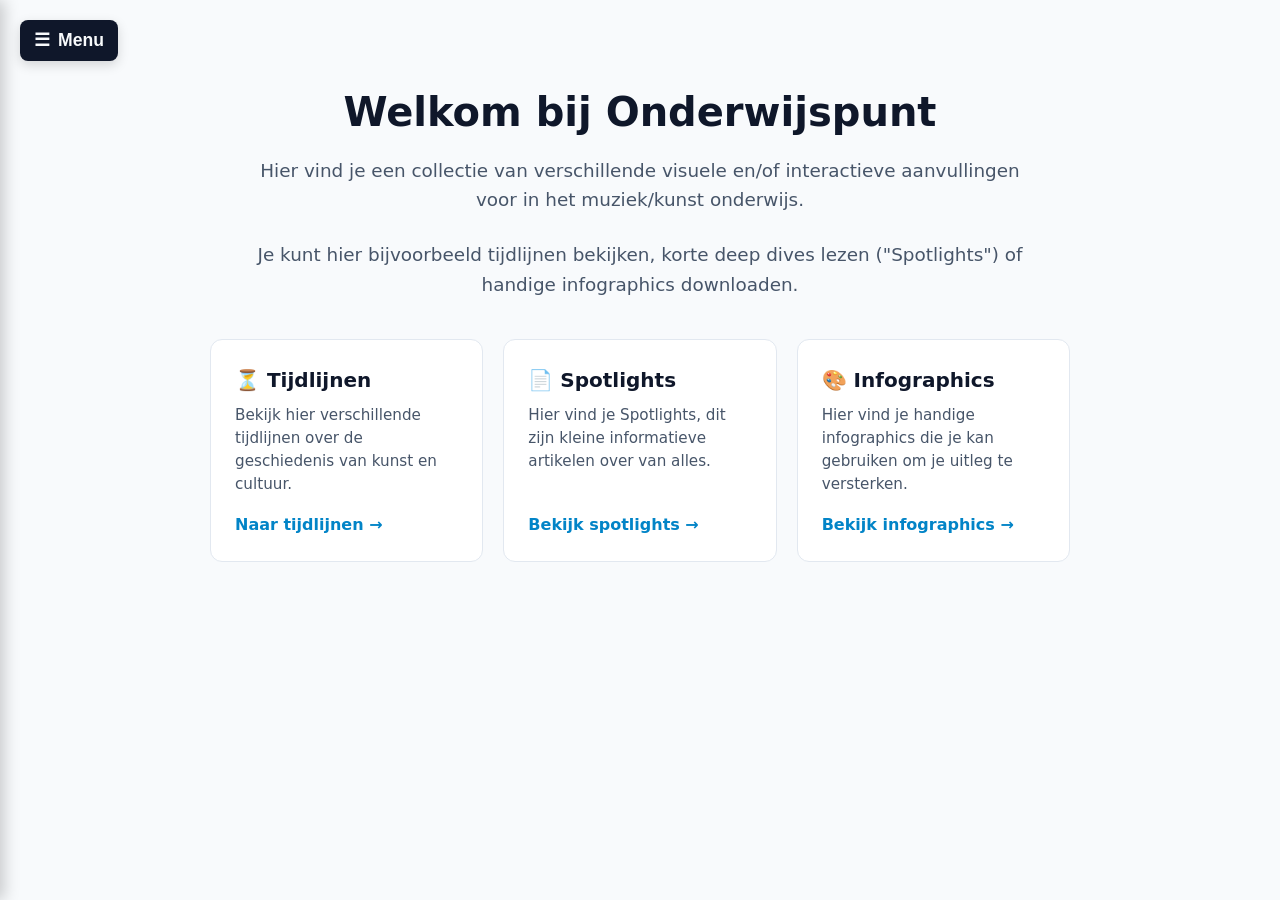
<file: index.html>
<!DOCTYPE html>
<html lang="nl">
    <head>
    <meta charset="UTF-8">
    <meta name="viewport" content="width=device-width, initial-scale=1.0">
    <title>Home - Onderwijspunt</title>
    <link rel="stylesheet" href="css/main.css">
    <style>
        /* Specifieke stijlen voor de homepagina tegels/cards */
        .hero {
        text-align: center;
        margin-bottom: 40px;
        }

        .hero h1 {
        font-size: 2.5rem;
        color: var(--text-main);
        margin-bottom: 12px;
        }

        .hero p {
        font-size: 1.15rem;
        color: var(--text-muted);
        max-width: 800px;
        margin: 0 auto;
        }

        .grid {
        display: grid;
        grid-template-columns: repeat(auto-fit, minmax(260px, 1fr));
        gap: 20px;
        margin-top: 30px;
        }

        .card {
        background-color: var(--card-bg);
        border: 1px solid #e2e8f0;
        border-radius: 12px;
        padding: 24px;
        text-decoration: none;
        color: inherit;
        transition: transform 0.2s ease, box-shadow 0.2s ease;
        display: flex;
        flex-direction: column;
        justify-content: space-between;
        }

        .card:hover {
        transform: translateY(-4px);
        box-shadow: 0 10px 20px rgba(0, 0, 0, 0.06);
        }

        .card h3 {
        font-size: 1.25rem;
        color: var(--text-main);
        margin-bottom: 8px;
        }

        .card p {
        font-size: 0.95rem;
        color: var(--text-muted);
        line-height: 1.5;
        }

        .card-link {
        margin-top: 16px;
        font-weight: 600;
        color: var(--primary);
        display: flex;
        align-items: center;
        gap: 6px;
        }
    </style>
    </head>
    <body>

    <!-- Hoofdcontent van de Homepagina -->
    <main class="page-container">
        
        <section class="hero">
        <h1>Welkom bij Onderwijspunt</h1>
        <p>Hier vind je een collectie van verschillende visuele en/of interactieve aanvullingen voor in het muziek/kunst onderwijs.</p><br>
        <p>Je kunt hier bijvoorbeeld tijdlijnen bekijken, korte deep dives lezen ("Spotlights") of handige infographics downloaden.</p>
        </section>

        <!-- Grid met snelkoppelingen naar je pagina's -->
        <section class="grid">
        
        <a href="page/tijdlijnen/" class="card">
            <div>
            <h3>⏳ Tijdlijnen</h3>
            <p>Bekijk hier verschillende tijdlijnen over de geschiedenis van kunst en cultuur.</p>
            </div>
            <span class="card-link">Naar tijdlijnen &rarr;</span>
        </a>

        <a href="#" class="card">
            <div>
            <h3>📄 Spotlights</h3>
            <p>Hier vind je Spotlights, dit zijn kleine informatieve artikelen over van alles.</p>
            </div>
            <span class="card-link">Bekijk spotlights &rarr;</span>
        </a>

        <a href="#" class="card">
            <div>
            <h3>🎨 Infographics</h3>
            <p>Hier vind je handige infographics die je kan gebruiken om je uitleg te versterken.</p>
            </div>
            <span class="card-link">Bekijk infographics &rarr;</span>
        </a>

        </section>

    </main>

    <!-- Hamburger Navigatie Script -->
    <script>
        // 1. Beheer hier centraal de links in het hamburger-menu
        const menuLinks = [
        { label: "🏠 Home", url: "index.html" },
        { label: "⏳ Tijdlijnen", url: "page/tijdlijnen/" },
        { label: "📄 Spotlights", url: "page/spotlights/" },
        { label: "🎨 Infographics", url: "page/infographics" }
        ];

        // 2. Bepaal welke pagina nu actief is (voor het markeren van de actieve link)
        const currentPath = window.location.pathname.split("/").pop() || "index.html";

        // 3. Bouw de HTML voor het menu op
        const menuItemsHTML = menuLinks.map(link => {
        const isActive = link.url === currentPath ? 'class="active"' : '';
        return `<li><a href="${link.url}" ${isActive}>${link.label}</a></li>`;
        }).join("");

        const navigationHTML = `
        <button class="menu-toggle" id="menuBtn" aria-label="Menu openen">
            ☰ <span>Menu</span>
        </button>
        <nav class="sidebar" id="sidebar">
            <h2>Onderwijs Hub</h2>
            <ul>
            ${menuItemsHTML}
            </ul>
        </nav>
        `;

        // 4. Injecteer het menu bovenaan de pagina
        document.body.insertAdjacentHTML('afterbegin', navigationHTML);

        // 5. Toggle event voor de sidebar
        const menuBtn = document.getElementById('menuBtn');
        const sidebar = document.getElementById('sidebar');

        menuBtn.addEventListener('click', () => {
        sidebar.classList.toggle('open');
        });
    </script>
    </body>
</html>
</file>
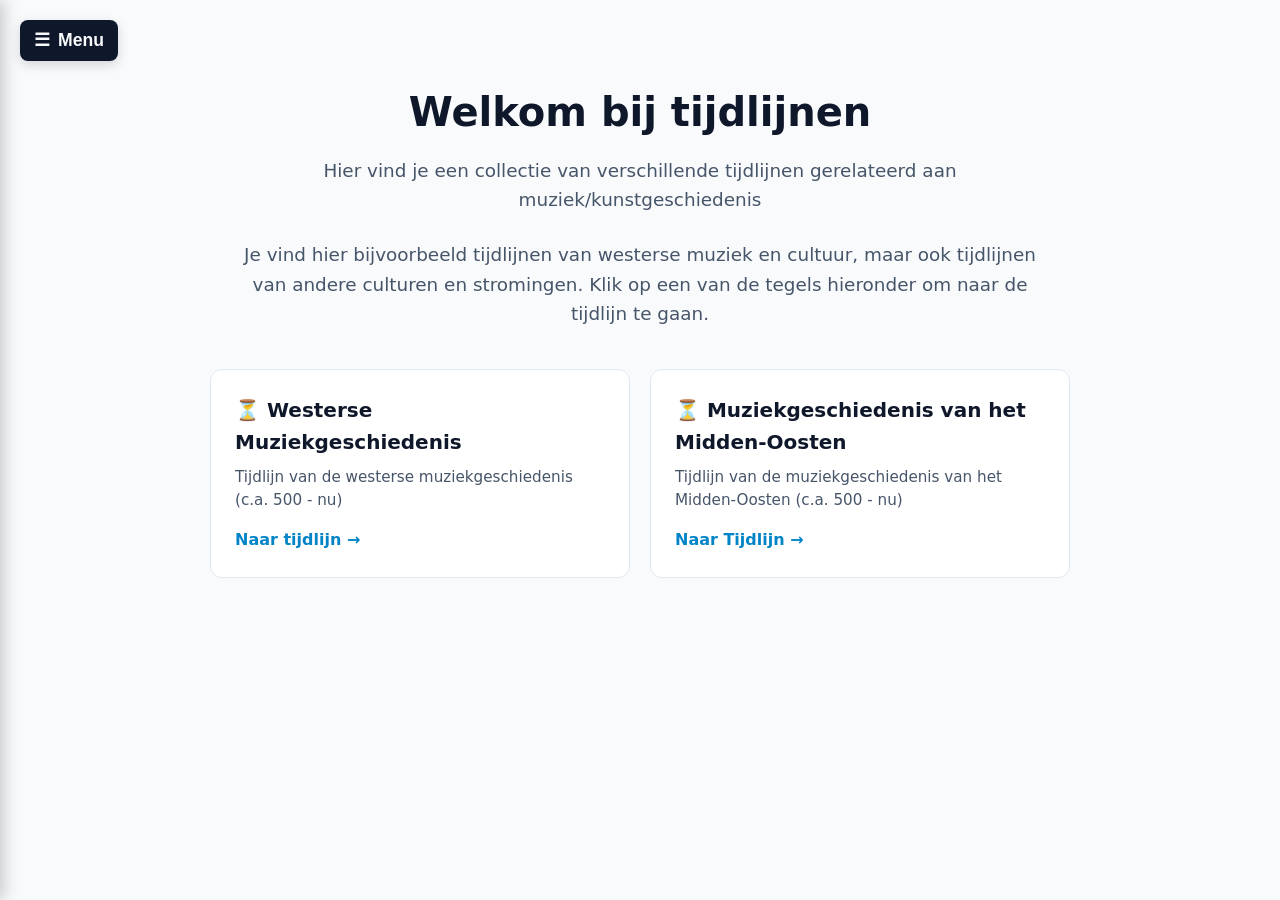
<file: page/tijdlijnen/index.html>
<!DOCTYPE html>
<html lang="nl">
    <head>
    <meta charset="UTF-8">
    <meta name="viewport" content="width=device-width, initial-scale=1.0">
    <title>Tijdlijnen - Onderwijspunt</title>
    <link rel="stylesheet" href="../../css/main.css">
    <style>
        /* Specifieke stijlen voor de homepagina tegels/cards */
        .hero {
        text-align: center;
        margin-bottom: 40px;
        }

        .hero h1 {
        font-size: 2.5rem;
        color: var(--text-main);
        margin-bottom: 12px;
        }

        .hero p {
        font-size: 1.15rem;
        color: var(--text-muted);
        max-width: 800px;
        margin: 0 auto;
        }

        .grid {
        display: grid;
        grid-template-columns: repeat(auto-fit, minmax(260px, 1fr));
        gap: 20px;
        margin-top: 30px;
        }

        .card {
        background-color: var(--card-bg);
        border: 1px solid #e2e8f0;
        border-radius: 12px;
        padding: 24px;
        text-decoration: none;
        color: inherit;
        transition: transform 0.2s ease, box-shadow 0.2s ease;
        display: flex;
        flex-direction: column;
        justify-content: space-between;
        }

        .card:hover {
        transform: translateY(-4px);
        box-shadow: 0 10px 20px rgba(0, 0, 0, 0.06);
        }

        .card h3 {
        font-size: 1.25rem;
        color: var(--text-main);
        margin-bottom: 8px;
        }

        .card p {
        font-size: 0.95rem;
        color: var(--text-muted);
        line-height: 1.5;
        }

        .card-link {
        margin-top: 16px;
        font-weight: 600;
        color: var(--primary);
        display: flex;
        align-items: center;
        gap: 6px;
        }
    </style>
    </head>
    <body>

    <!-- Hoofdcontent van de Homepagina -->
    <main class="page-container">
        
        <section class="hero">
        <h1>Welkom bij tijdlijnen</h1>
        <p>Hier vind je een collectie van verschillende tijdlijnen gerelateerd aan muziek/kunstgeschiedenis</p><br>
        <p>Je vind hier bijvoorbeeld tijdlijnen van westerse muziek en cultuur, maar ook tijdlijnen van andere culturen en stromingen. Klik op een van de tegels hieronder om naar de tijdlijn te gaan.</p>
        </section>

        <!-- Grid met snelkoppelingen naar je pagina's -->
        <section class="grid">
        
        <a href="westerse-muziekgeschiedenis.html" class="card">
            <div>
            <h3>⏳ Westerse Muziekgeschiedenis</h3>
            <p>Tijdlijn van de westerse muziekgeschiedenis (c.a. 500 - nu)</p>
            </div>
            <span class="card-link">Naar tijdlijn &rarr;</span>
        </a>

        <a href="#" class="card">
            <div>
            <h3>⏳ Muziekgeschiedenis van het Midden-Oosten</h3>
            <p>Tijdlijn van de muziekgeschiedenis van het Midden-Oosten (c.a. 500 - nu)</p>
            </div>
            <span class="card-link">Naar Tijdlijn &rarr;</span>
        </a>

        </section>

    </main>

    <!-- Hamburger Navigatie Script -->
    <script>
        // 1. Beheer hier centraal de links in het hamburger-menu
        const menuLinks = [
        { label: "🏠 Home", url: "../../index.html" },
        { label: "⏳ Tijdlijnen", url: "../tijdlijnen/" },
        { label: "📄 Spotlights", url: "../spotlights/" },
        { label: "🎨 Infographics", url: "../infographics/" }
        ];

        // 2. Bepaal welke pagina nu actief is (voor het markeren van de actieve link)
        const currentPath = window.location.pathname.split("/").pop() || "index.html";

        // 3. Bouw de HTML voor het menu op
        const menuItemsHTML = menuLinks.map(link => {
        const isActive = link.url === currentPath ? 'class="active"' : '';
        return `<li><a href="${link.url}" ${isActive}>${link.label}</a></li>`;
        }).join("");

        const navigationHTML = `
        <button class="menu-toggle" id="menuBtn" aria-label="Menu openen">
            ☰ <span>Menu</span>
        </button>
        <nav class="sidebar" id="sidebar">
            <h2>Onderwijs Hub</h2>
            <ul>
            ${menuItemsHTML}
            </ul>
        </nav>
        `;

        // 4. Injecteer het menu bovenaan de pagina
        document.body.insertAdjacentHTML('afterbegin', navigationHTML);

        // 5. Toggle event voor de sidebar
        const menuBtn = document.getElementById('menuBtn');
        const sidebar = document.getElementById('sidebar');

        menuBtn.addEventListener('click', () => {
        sidebar.classList.toggle('open');
        });
    </script>
    </body>
</html>
</file>
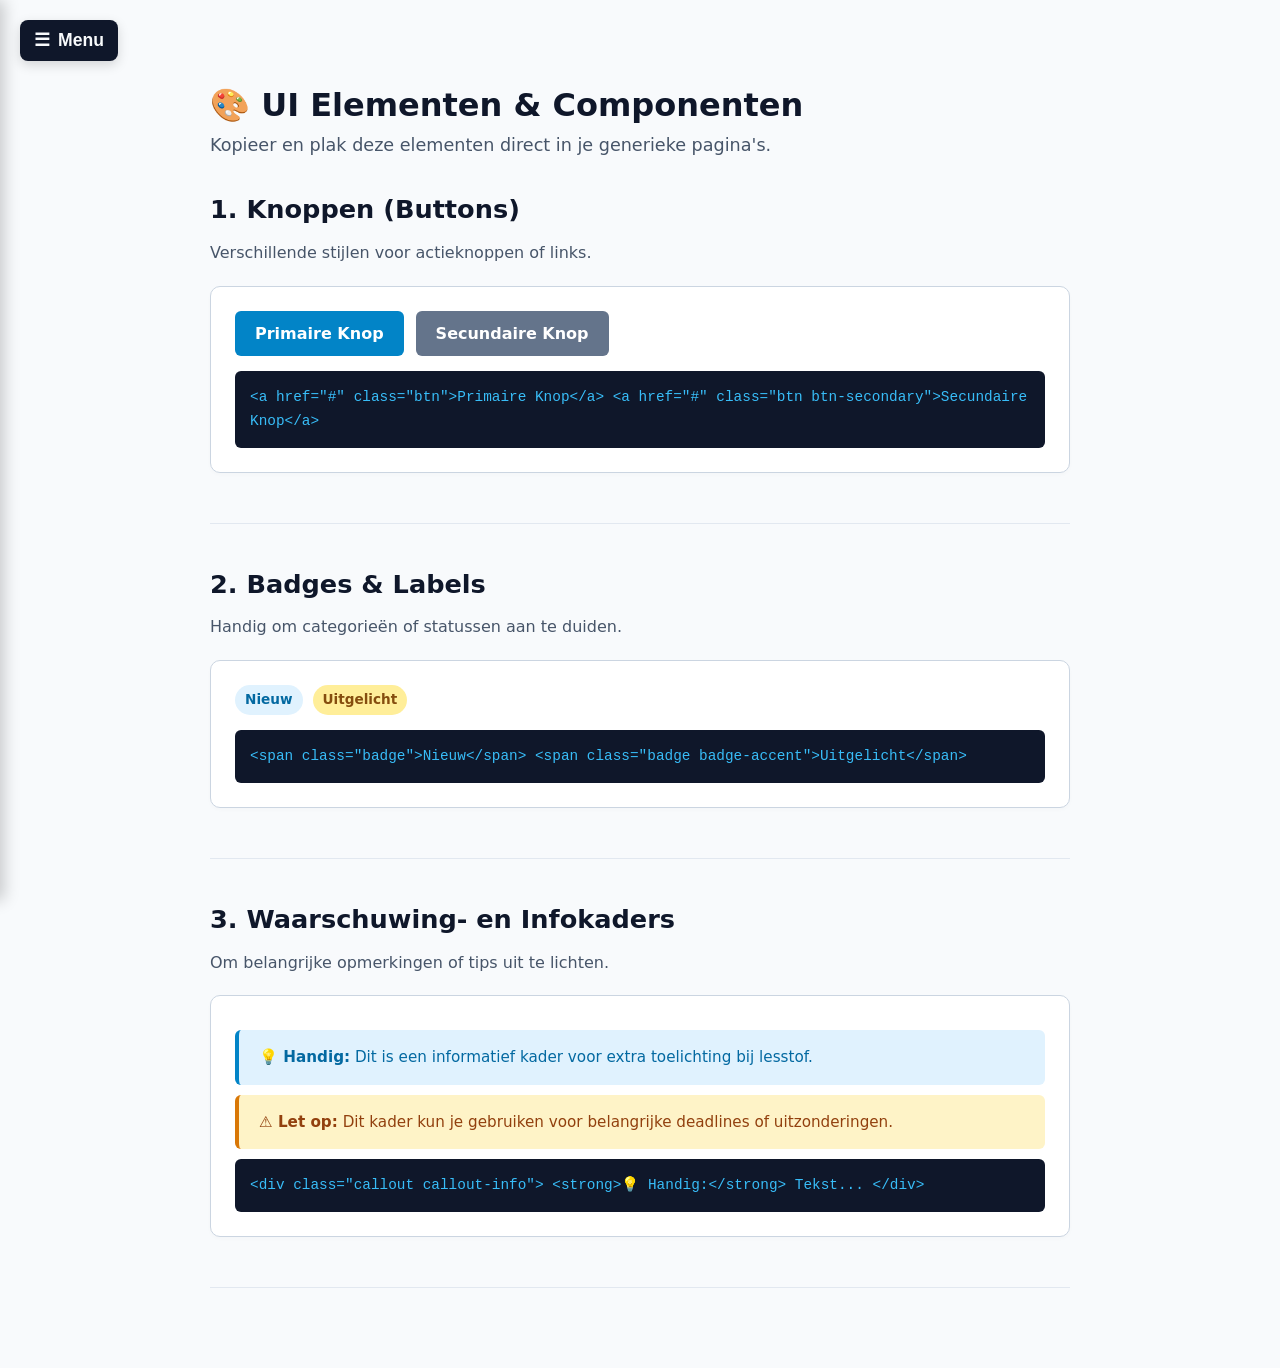
<file: elements.html>
<!DOCTYPE html>
<html lang="nl">
<head>
  <meta charset="UTF-8">
  <meta name="viewport" content="width=device-width, initial-scale=1.0">
  <title>UI Elementen - Onderwijs Hub</title>
  <link rel="stylesheet" href="css/main.css">
  <style>
    .elements-section {
      margin-bottom: 40px;
      padding-bottom: 30px;
      border-bottom: 1px solid #e2e8f0;
    }

    .elements-section h2 {
      font-size: 1.6rem;
      color: var(--text-main);
      margin-bottom: 10px;
    }

    .elements-section p.section-intro {
      color: var(--text-muted);
      margin-bottom: 20px;
    }

    .component-box {
      background-color: var(--card-bg);
      border: 1px solid #cbd5e1;
      border-radius: 10px;
      padding: 24px;
      margin-bottom: 20px;
      box-shadow: 0 2px 4px rgba(0,0,0,0.02);
    }

    /* Stijlen voor de componenten zelf die je hier demonstreert */
    .btn {
      display: inline-block;
      background-color: var(--primary);
      color: white;
      padding: 10px 20px;
      border-radius: 6px;
      text-decoration: none;
      font-weight: 600;
      border: none;
      cursor: pointer;
      transition: background 0.2s;
    }

    .btn:hover {
      background-color: var(--primary-hover);
    }

    .btn-secondary {
      background-color: #64748b;
    }
    .btn-secondary:hover {
      background-color: #475569;
    }

    .badge {
      display: inline-block;
      padding: 4px 10px;
      font-size: 0.85rem;
      font-weight: 600;
      border-radius: 20px;
      background-color: #e0f2fe;
      color: #0369a1;
    }

    .badge-accent {
      background-color: #ffee99;
      color: #854d0e;
    }

    .callout {
      padding: 15px 20px;
      border-radius: 6px;
      margin: 10px 0;
      font-size: 0.95rem;
    }
    .callout-info {
      background-color: #e0f2fe;
      border-left: 4px solid #0284c7;
      color: #0369a1;
    }
    .callout-warning {
      background-color: #fef3c7;
      border-left: 4px solid #d97706;
      color: #92400e;
    }

    code.snippet {
      display: block;
      background-color: #0f172a;
      color: #38bdf8;
      padding: 15px;
      border-radius: 6px;
      font-family: monospace;
      font-size: 0.9rem;
      overflow-x: auto;
      margin-top: 10px;
    }
  </style>
</head>
<body>

  <main class="page-container">
    
    <header style="margin-bottom: 30px;">
      <h1>🎨 UI Elementen & Componenten</h1>
      <p style="color: var(--text-muted); font-size: 1.1rem;">Kopieer en plak deze elementen direct in je generieke pagina's.</p>
    </header>

    <!-- Sectie 1: Knoppen -->
    <section class="elements-section">
      <h2>1. Knoppen (Buttons)</h2>
      <p class="section-intro">Verschillende stijlen voor actieknoppen of links.</p>
      
      <div class="component-box">
        <div style="display: flex; gap: 12px; align-items: center; flex-wrap: wrap; margin-bottom: 15px;">
          <a href="#" class="btn">Primaire Knop</a>
          <a href="#" class="btn btn-secondary">Secundaire Knop</a>
        </div>
        <code class="snippet">&lt;a href="#" class="btn"&gt;Primaire Knop&lt;/a&gt;
&lt;a href="#" class="btn btn-secondary"&gt;Secundaire Knop&lt;/a&gt;</code>
      </div>
    </section>

    <!-- Sectie 2: Badges & Tags -->
    <section class="elements-section">
      <h2>2. Badges & Labels</h2>
      <p class="section-intro">Handig om categorieën of statussen aan te duiden.</p>
      
      <div class="component-box">
        <div style="display: flex; gap: 10px; align-items: center; margin-bottom: 15px;">
          <span class="badge">Nieuw</span>
          <span class="badge badge-accent">Uitgelicht</span>
        </div>
        <code class="snippet">&lt;span class="badge"&gt;Nieuw&lt;/span&gt;
&lt;span class="badge badge-accent"&gt;Uitgelicht&lt;/span&gt;</code>
      </div>
    </section>

    <!-- Sectie 3: Callout Kaders -->
    <section class="elements-section">
      <h2>3. Waarschuwing- en Infokaders</h2>
      <p class="section-intro">Om belangrijke opmerkingen of tips uit te lichten.</p>
      
      <div class="component-box">
        <div class="callout callout-info">
          <strong>💡 Handig:</strong> Dit is een informatief kader voor extra toelichting bij lesstof.
        </div>
        <div class="callout callout-warning" style="margin-top: 10px;">
          <strong>⚠️ Let op:</strong> Dit kader kun je gebruiken voor belangrijke deadlines of uitzonderingen.
        </div>
        <code class="snippet">&lt;div class="callout callout-info"&gt;
  &lt;strong&gt;💡 Handig:&lt;/strong&gt; Tekst...
&lt;/div&gt;</code>
      </div>
    </section>

  </main>

  <!-- Hamburger Navigatie Script -->
  <script>
    const menuLinks = [
      { label: "🏠 Home", url: "index.html" },
      { label: "⏳ Cultuurgeschiedenis", url: "cultges.html" },
      { label: "📄 Generieke Pagina", url: "generic.html" },
      { label: "🎨 UI Elementen", url: "elementen.html" }
    ];

    const currentPath = window.location.pathname.split("/").pop() || "index.html";

    const menuItemsHTML = menuLinks.map(link => {
      const isActive = link.url === currentPath ? 'class="active"' : '';
      return `<li><a href="${link.url}" ${isActive}>${link.label}</a></li>`;
    }).join("");

    const navigationHTML = `
      <button class="menu-toggle" id="menuBtn" aria-label="Menu openen">
        ☰ <span>Menu</span>
      </button>
      <nav class="sidebar" id="sidebar">
        <h2>Onderwijs Hub</h2>
        <ul>
          ${menuItemsHTML}
        </ul>
      </nav>
    `;

    document.body.insertAdjacentHTML('afterbegin', navigationHTML);

    const menuBtn = document.getElementById('menuBtn');
    const sidebar = document.getElementById('sidebar');

    menuBtn.addEventListener('click', () => {
      sidebar.classList.toggle('open');
    });
  </script>
</body>
</html>
</file>
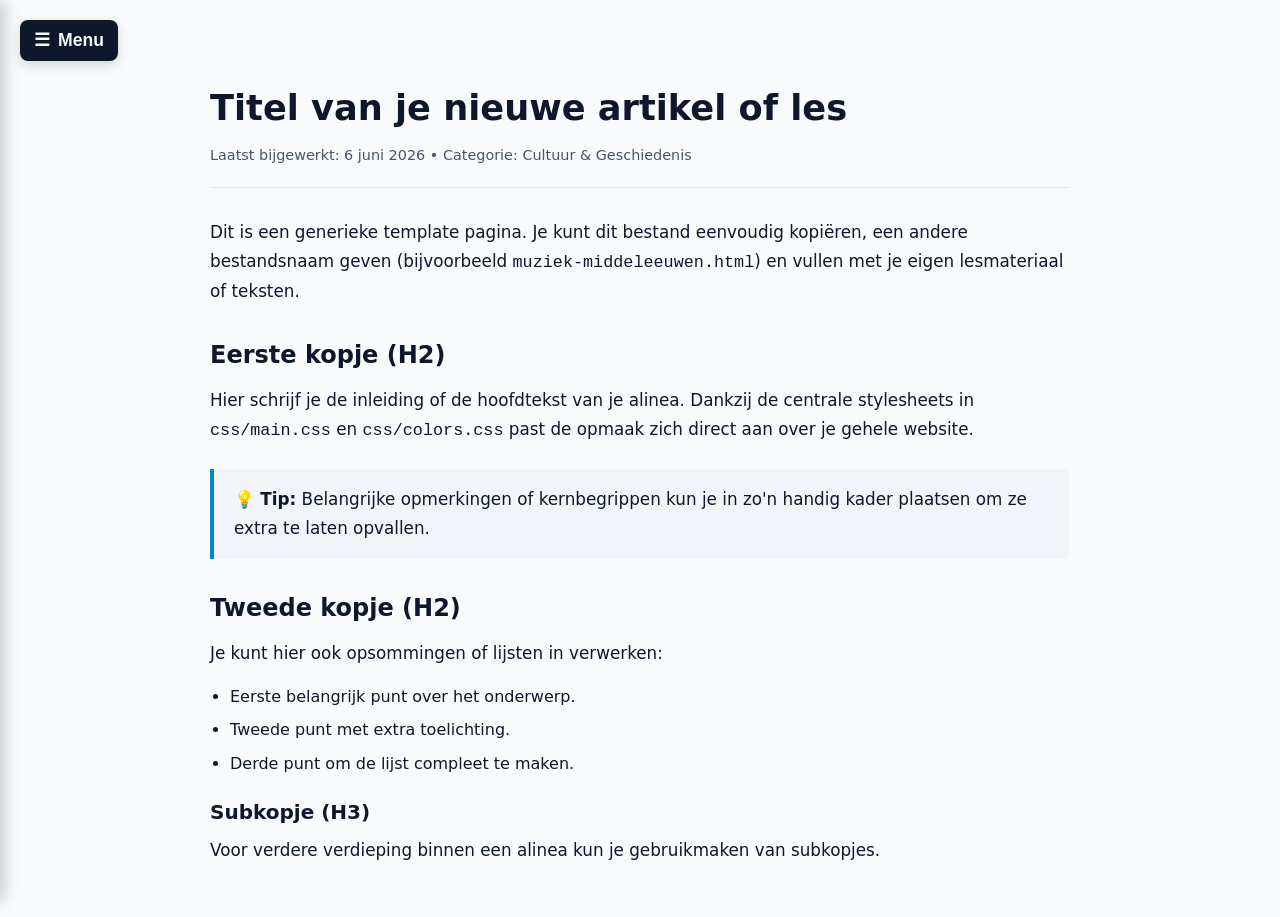
<file: generic.html>
<!DOCTYPE html>
<html lang="nl">
<head>
  <meta charset="UTF-8">
  <meta name="viewport" content="width=device-width, initial-scale=1.0">
  <title>Generieke Pagina - Onderwijs Hub</title>
  <link rel="stylesheet" href="css/main.css">
  <style>
    /* Extra opmaak specifiek voor tekstpagina's / artikelen */
    .article-header {
      margin-bottom: 30px;
      border-bottom: 1px solid #e2e8f0;
      padding-bottom: 20px;
    }

    .article-header h1 {
      font-size: 2.2rem;
      color: var(--text-main);
      margin-bottom: 8px;
    }

    .article-meta {
      font-size: 0.9rem;
      color: var(--text-muted);
    }

    .article-content h2 {
      font-size: 1.5rem;
      color: var(--text-main);
      margin-top: 30px;
      margin-bottom: 12px;
    }

    .article-content h3 {
      font-size: 1.25rem;
      color: var(--text-main);
      margin-top: 20px;
      margin-bottom: 8px;
    }

    .article-content p {
      margin-bottom: 16px;
      font-size: 1.05rem;
      line-height: 1.7;
    }

    .article-content ul, .article-content ol {
      margin-bottom: 16px;
      padding-left: 20px;
    }

    .article-content li {
      margin-bottom: 8px;
      line-height: 1.6;
    }

    .callout-box {
      background-color: #f1f5f9;
      border-left: 4px solid var(--primary);
      padding: 16px 20px;
      border-radius: 0 8px 8px 0;
      margin: 24px 0;
    }

    .callout-box p {
      margin-bottom: 0;
      color: var(--text-main);
      font-weight: 500;
    }
  </style>
</head>
<body>

  <!-- Hoofdcontent van de generieke pagina -->
  <main class="page-container">
    
    <header class="article-header">
      <h1>Titel van je nieuwe artikel of les</h1>
      <div class="article-meta">Laatst bijgewerkt: <time datetime="2026-06-06">6 juni 2026</time> &bull; Categorie: Cultuur & Geschiedenis</div>
    </header>

    <div class="article-content">
      <p>Dit is een generieke template pagina. Je kunt dit bestand eenvoudig kopiëren, een andere bestandsnaam geven (bijvoorbeeld <code>muziek-middeleeuwen.html</code>) en vullen met je eigen lesmateriaal of teksten.</p>

      <h2>Eerste kopje (H2)</h2>
      <p>Hier schrijf je de inleiding of de hoofdtekst van je alinea. Dankzij de centrale stylesheets in <code>css/main.css</code> en <code>css/colors.css</code> past de opmaak zich direct aan over je gehele website.</p>

      <div class="callout-box">
        <p>💡 <strong>Tip:</strong> Belangrijke opmerkingen of kernbegrippen kun je in zo'n handig kader plaatsen om ze extra te laten opvallen.</p>
      </div>

      <h2>Tweede kopje (H2)</h2>
      <p>Je kunt hier ook opsommingen of lijsten in verwerken:</p>
      <ul>
        <li>Eerste belangrijk punt over het onderwerp.</li>
        <li>Tweede punt met extra toelichting.</li>
        <li>Derde punt om de lijst compleet te maken.</li>
      </ul>

      <h3>Subkopje (H3)</h3>
      <p>Voor verdere verdieping binnen een alinea kun je gebruikmaken van subkopjes.</p>
    </div>

  </main>

  <!-- Hamburger Navigatie Script -->
  <script>
    // 1. Zorg dat je hier al je pagina's toevoegt naarmate je website groeit
    const menuLinks = [
      { label: "🏠 Home", url: "index.html" },
      { label: "⏳ Cultuurgeschiedenis", url: "cultges.html" },
      { label: "📄 Generieke Pagina", url: "generic.html" },
      { label: "🎨 UI Elementen", url: "elementen.html" }
    ];

    // 2. Bepaal actieve pagina automatisch
    const currentPath = window.location.pathname.split("/").pop() || "index.html";

    // 3. Bouw menu HTML
    const menuItemsHTML = menuLinks.map(link => {
      const isActive = link.url === currentPath ? 'class="active"' : '';
      return `<li><a href="${link.url}" ${isActive}>${link.label}</a></li>`;
    }).join("");

    const navigationHTML = `
      <button class="menu-toggle" id="menuBtn" aria-label="Menu openen">
        ☰ <span>Menu</span>
      </button>
      <nav class="sidebar" id="sidebar">
        <h2>Onderwijs Hub</h2>
        <ul>
          ${menuItemsHTML}
        </ul>
      </nav>
    `;

    // 4. Injecteer menu
    document.body.insertAdjacentHTML('afterbegin', navigationHTML);

    // 5. Toggle sidebar
    const menuBtn = document.getElementById('menuBtn');
    const sidebar = document.getElementById('sidebar');

    menuBtn.addEventListener('click', () => {
      sidebar.classList.toggle('open');
    });
  </script>
</body>
</html>
</file>
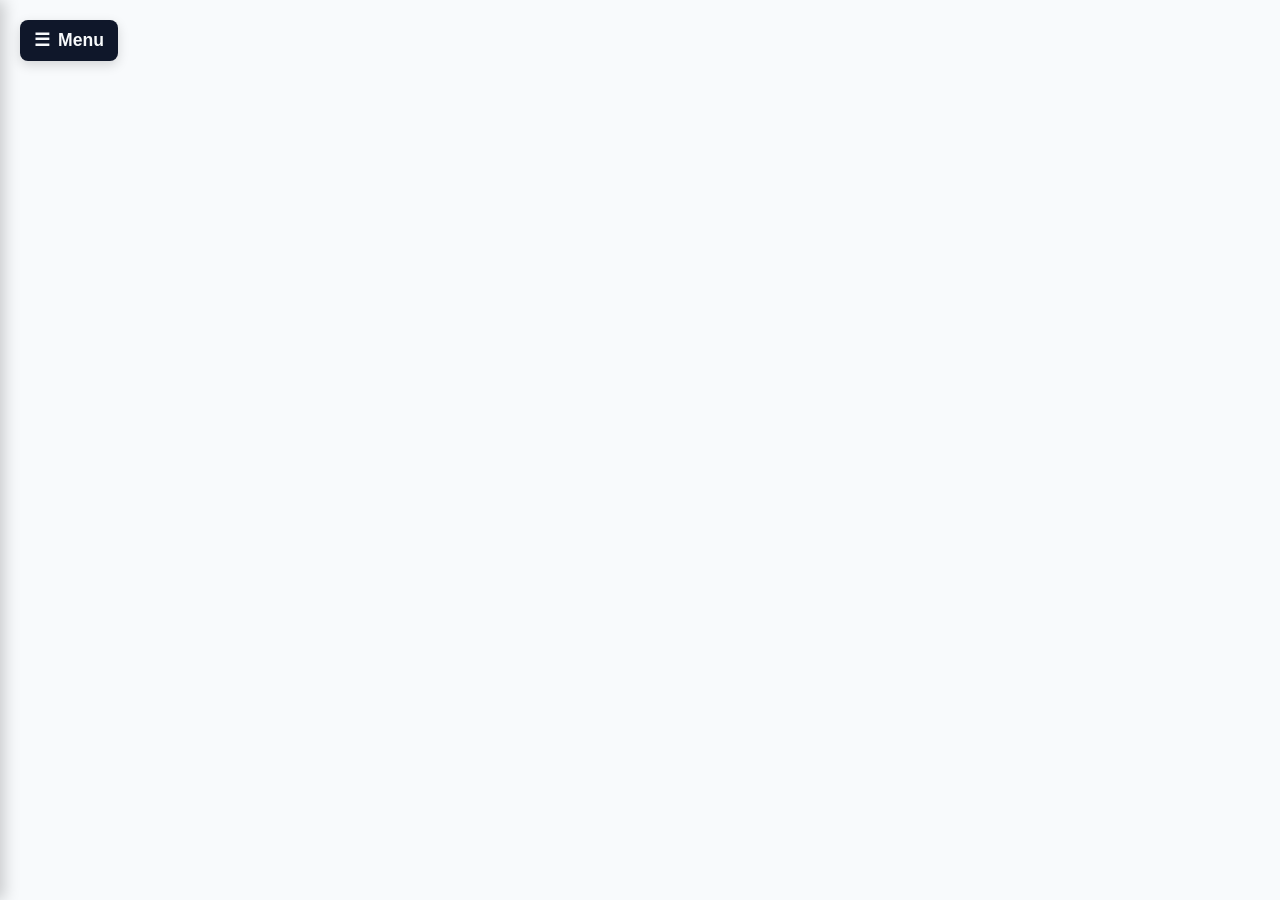
<file: iframe.html>
<!DOCTYPE html>
<html lang="nl">
<head>
  <meta charset="UTF-8">
  <meta name="viewport" content="width=device-width, initial-scale=1.0">
  <title>Tijdlijn / Iframe Pagina - Onderwijs Hub</title>
  <link rel="stylesheet" href="css/main.css">
  <style>
    /* Zorg dat de pagina en body de volledige hoogte/breedte nemen zonder scrollbalken */
    html, body {
      width: 100%;
      height: 100%;
      margin: 0;
      padding: 0;
      overflow: hidden;
      background-color: var(--bg-color);
    }

    /* Iframe vult exact het gehele venster */
    .fullscreen-iframe {
      width: 100vw;
      height: 100vh;
      border: none;
      display: block;
    }
  </style>
</head>
<body>

  <!-- Iframe container: vervang de 'src' URL hieronder door je gewenste TimelineJS of andere embed link -->
  <iframe 
    class="fullscreen-iframe" 
    src="https://cdn.knightlab.com/libs/timeline3/latest/embed/index.html?source=1cWqGtYuJrFkoTHvczyFmjTEz_2jFiRf_8d0-5_h_2tM" 
    title="Onderwijs Tijdlijn Viewer"
    allowfullscreen>
  </iframe>

  <!-- Hamburger Navigatie Script -->
  <script>
    // 1. Zorg dat alle relevante pagina's in deze lijst staan
    const menuLinks = [
      { label: "🏠 Home", url: "index.html" },
      { label: "⏳ Cultuurgeschiedenis", url: "iframe.html" },
      { label: "📄 Generieke Pagina", url: "generic.html" },
      { label: "🎨 UI Elementen", url: "elements.html" }
    ];

    // 2. Bepaal actieve pagina automatisch voor het menu
    const currentPath = window.location.pathname.split("/").pop() || "index.html";

    // 3. Bouw de menu-HTML op
    const menuItemsHTML = menuLinks.map(link => {
      const isActive = link.url === currentPath ? 'class="active"' : '';
      return `<li><a href="${link.url}" ${isActive}>${link.label}</a></li>`;
    }).join("");

    const navigationHTML = `
      <button class="menu-toggle" id="menuBtn" aria-label="Menu openen">
        ☰ <span>Menu</span>
      </button>
      <nav class="sidebar" id="sidebar">
        <h2>Onderwijs Hub</h2>
        <ul>
          ${menuItemsHTML}
        </ul>
      </nav>
    `;

    // 4. Injecteer het menu over het iframe heen
    document.body.insertAdjacentHTML('afterbegin', navigationHTML);

    // 5. Hamburger menu open/dicht klappen
    const menuBtn = document.getElementById('menuBtn');
    const sidebar = document.getElementById('sidebar');

    menuBtn.addEventListener('click', () => {
      sidebar.classList.toggle('open');
    });
  </script>
</body>
</html>
</file>
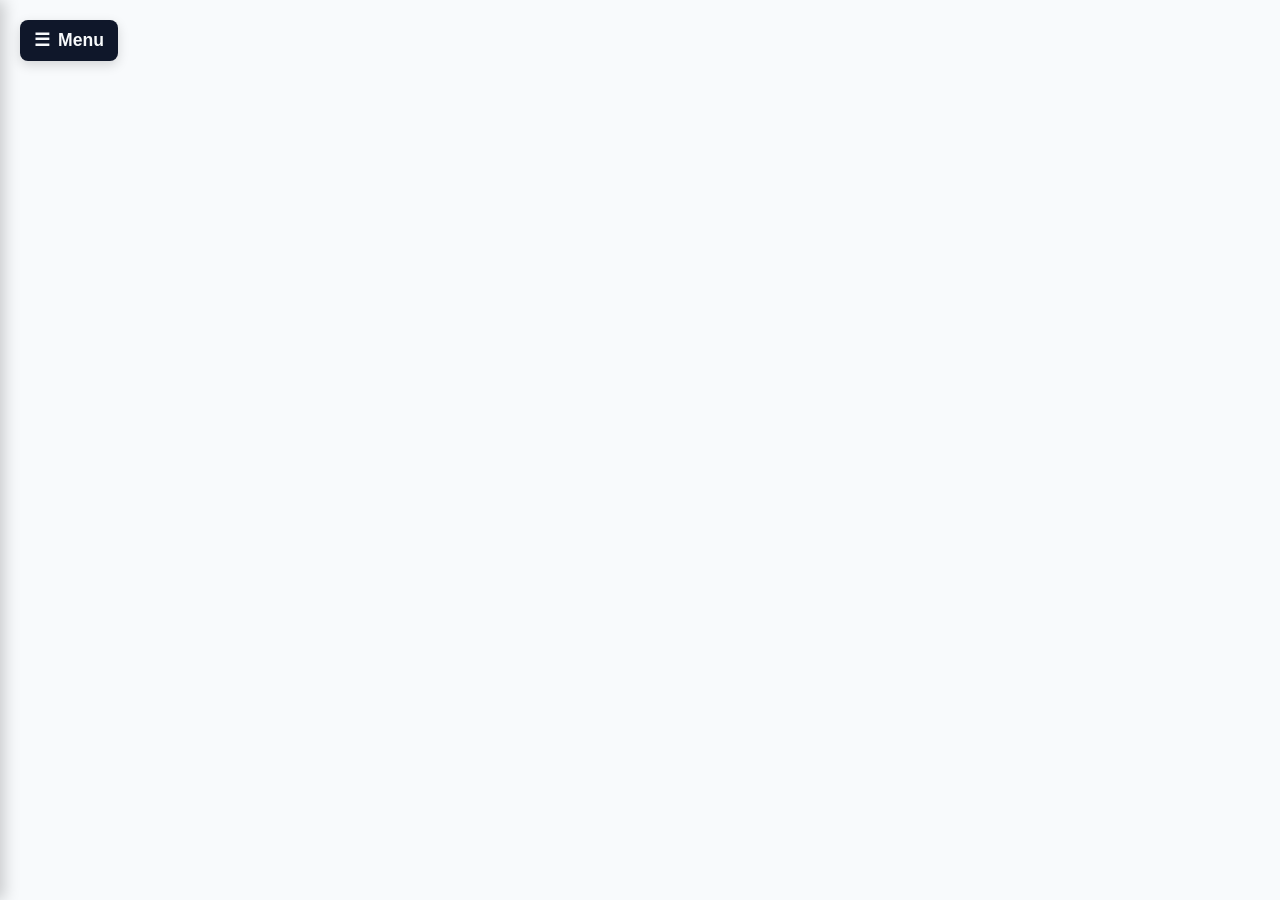
<file: page/tijdlijnen/midden-oosten.html>
<!DOCTYPE html>
<html lang="nl">
<head>
  <meta charset="UTF-8">
  <meta name="viewport" content="width=device-width, initial-scale=1.0">
  <title>Tijdlijn - Muziekgeschiedenis van het Midden-Oosten</title>
  <link rel="stylesheet" href="../../css/main.css">
  <style>
    /* Zorg dat de pagina en body de volledige hoogte/breedte nemen zonder scrollbalken */
    html, body {
      width: 100%;
      height: 100%;
      margin: 0;
      padding: 0;
      overflow: hidden;
      background-color: var(--bg-color);
    }

    /* Iframe vult exact het gehele venster */
    .fullscreen-iframe {
      width: 100vw;
      height: 100vh;
      border: none;
      display: block;
    }
  </style>
</head>
<body>

  <!-- Iframe container: vervang de 'src' URL hieronder door je gewenste TimelineJS of andere embed link -->
  <iframe 
    class="fullscreen-iframe" 
    src="https://timeline.knightlab.com/ng/embed/?src=at%3A%2F%2Fdid%3Aplc%3Aogkxxdccswnjfinscxv7ztcj%2Fcom.knightlab.timeline%2Fmwb08m00r9r1&plc=https%3A%2F%2Fplc.directory&resolver=https%3A%2F%2Fbsky.social"
    title="Muziekgeschiedenis van het Midden-Oosten"
    allowfullscreen>
  </iframe>

  <!-- Hamburger Navigatie Script -->
  <script>
    // 1. Zorg dat alle relevante pagina's in deze lijst staan
    const menuLinks = [
      { label: "🏠 Home", url: "../../index.html" },
      { label: "📚 Ga Terug", url: "index.html"}
    ];

    // 2. Bepaal actieve pagina automatisch voor het menu
    const currentPath = window.location.pathname.split("/").pop() || "index.html";

    // 3. Bouw de menu-HTML op
    const menuItemsHTML = menuLinks.map(link => {
      const isActive = link.url === currentPath ? 'class="active"' : '';
      return `<li><a href="${link.url}" ${isActive}>${link.label}</a></li>`;
    }).join("");

    const navigationHTML = `
      <button class="menu-toggle" id="menuBtn" aria-label="Menu openen">
        ☰ <span>Menu</span>
      </button>
      <nav class="sidebar" id="sidebar">
        <h2>Onderwijspunt</h2>
        <ul>
          ${menuItemsHTML}
        </ul>
      </nav>
    `;

    // 4. Injecteer het menu over het iframe heen
    document.body.insertAdjacentHTML('afterbegin', navigationHTML);

    // 5. Hamburger menu open/dicht klappen
    const menuBtn = document.getElementById('menuBtn');
    const sidebar = document.getElementById('sidebar');

    menuBtn.addEventListener('click', () => {
      sidebar.classList.toggle('open');
    });
  </script>
</body>
</html>
</file>
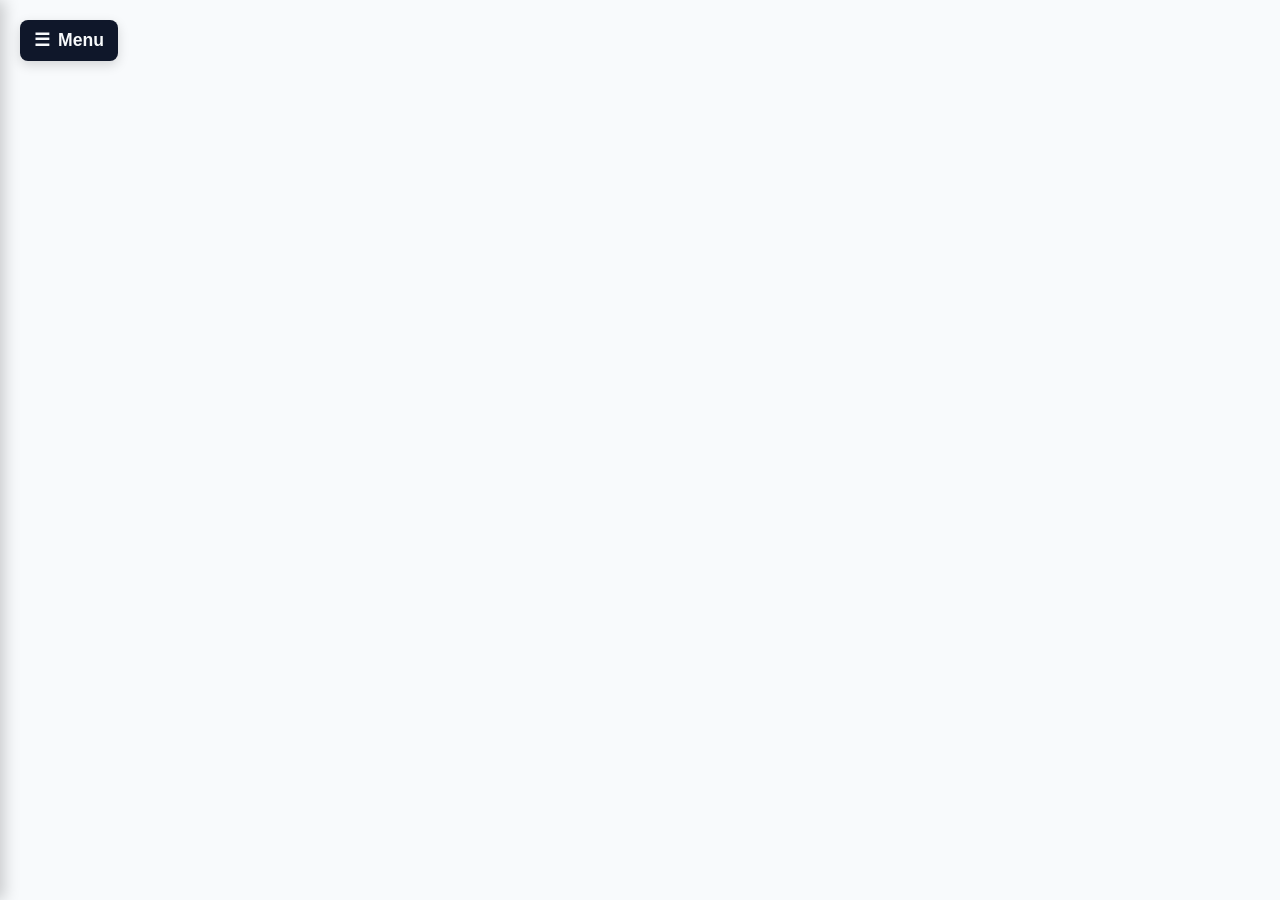
<file: page/tijdlijnen/westerse-muziekgeschiedenis.html>
<!DOCTYPE html>
<html lang="nl">
<head>
  <meta charset="UTF-8">
  <meta name="viewport" content="width=device-width, initial-scale=1.0">
  <title>Tijdlijn - Westerse Muziekgeschiedenis</title>
  <link rel="stylesheet" href="../../css/main.css">
  <style>
    /* Zorg dat de pagina en body de volledige hoogte/breedte nemen zonder scrollbalken */
    html, body {
      width: 100%;
      height: 100%;
      margin: 0;
      padding: 0;
      overflow: hidden;
      background-color: var(--bg-color);
    }

    /* Iframe vult exact het gehele venster */
    .fullscreen-iframe {
      width: 100vw;
      height: 100vh;
      border: none;
      display: block;
    }
  </style>
</head>
<body>

  <!-- Iframe container: vervang de 'src' URL hieronder door je gewenste TimelineJS of andere embed link -->
  <iframe 
    class="fullscreen-iframe" 
    src="https://timeline.knightlab.com/ng/embed/?src=at%3A%2F%2Fdid%3Aplc%3Aogkxxdccswnjfinscxv7ztcj%2Fcom.knightlab.timeline%2Fmwag01hwzwwf&plc=https%3A%2F%2Fplc.directory&resolver=https%3A%2F%2Fbsky.social" 
    title="Westerse Muziekgeschiedenis"
    allowfullscreen>
  </iframe>

  <!-- Hamburger Navigatie Script -->
  <script>
    // 1. Zorg dat alle relevante pagina's in deze lijst staan
    const menuLinks = [
      { label: "🏠 Home", url: "../../index.html" },
      { label: "📚 Ga Terug", url: "index.html"}
    ];

    // 2. Bepaal actieve pagina automatisch voor het menu
    const currentPath = window.location.pathname.split("/").pop() || "index.html";

    // 3. Bouw de menu-HTML op
    const menuItemsHTML = menuLinks.map(link => {
      const isActive = link.url === currentPath ? 'class="active"' : '';
      return `<li><a href="${link.url}" ${isActive}>${link.label}</a></li>`;
    }).join("");

    const navigationHTML = `
      <button class="menu-toggle" id="menuBtn" aria-label="Menu openen">
        ☰ <span>Menu</span>
      </button>
      <nav class="sidebar" id="sidebar">
        <h2>Onderwijspunt</h2>
        <ul>
          ${menuItemsHTML}
        </ul>
      </nav>
    `;

    // 4. Injecteer het menu over het iframe heen
    document.body.insertAdjacentHTML('afterbegin', navigationHTML);

    // 5. Hamburger menu open/dicht klappen
    const menuBtn = document.getElementById('menuBtn');
    const sidebar = document.getElementById('sidebar');

    menuBtn.addEventListener('click', () => {
      sidebar.classList.toggle('open');
    });
  </script>
</body>
</html>
</file>
<file: css/main.css>
@import url('colors.css');

* {
  box-sizing: border-box;
  margin: 0;
  padding: 0;
}

body {
  font-family: system-ui, -apple-system, sans-serif;
  background-color: var(--bg-color);
  color: var(--text-main);
  line-height: 1.6;
}

/* Hamburger Knop */
.menu-toggle {
  position: fixed;
  top: 20px;
  left: 20px;
  z-index: 1000;
  background-color: var(--sidebar-bg);
  color: var(--sidebar-text);
  border: none;
  padding: 10px 14px;
  border-radius: 8px;
  cursor: pointer;
  box-shadow: 0 4px 12px rgba(0,0,0,0.15);
  font-size: 1.1rem;
  font-weight: 600;
  display: flex;
  align-items: center;
  gap: 8px;
}
.menu-toggle:hover {
  background-color: var(--sidebar-hover);
}

/* Sidebar Navigatie */
.sidebar {
  position: fixed;
  top: 0;
  left: -280px;
  width: 280px;
  height: 100%;
  background-color: var(--sidebar-bg);
  color: var(--sidebar-text);
  z-index: 999;
  transition: left 0.3s ease;
  padding: 80px 20px 20px 20px;
  box-shadow: 4px 0 15px rgba(0,0,0,0.2);
}
.sidebar.open {
  left: 0;
}
.sidebar h2 {
  font-size: 1.1rem;
  margin-bottom: 20px;
  color: #94a3b8;
  text-transform: uppercase;
  letter-spacing: 1px;
}
.sidebar ul {
  list-style: none;
}
.sidebar li {
  margin-bottom: 10px;
}
.sidebar a {
  color: var(--sidebar-text);
  text-decoration: none;
  font-size: 1rem;
  display: block;
  padding: 8px 12px;
  border-radius: 6px;
  transition: background 0.2s;
}
.sidebar a:hover {
  background-color: var(--sidebar-hover);
  color: var(--sidebar-active);
}
.sidebar a.active {
  background-color: var(--sidebar-hover);
  color: var(--sidebar-active);
  font-weight: 600;
}

/* Layout containers */
.page-container {
  max-width: 900px;
  margin: 0 auto;
  padding: 80px 20px 40px 20px;
}

/* Voor Iframe pagina's (vult het hele scherm) */
.iframe-container {
  width: 100vw;
  height: 100vh;
  border: none;
  padding-top: 0;
}
iframe {
  width: 100%;
  height: 100%;
  border: none;
}
</file>
